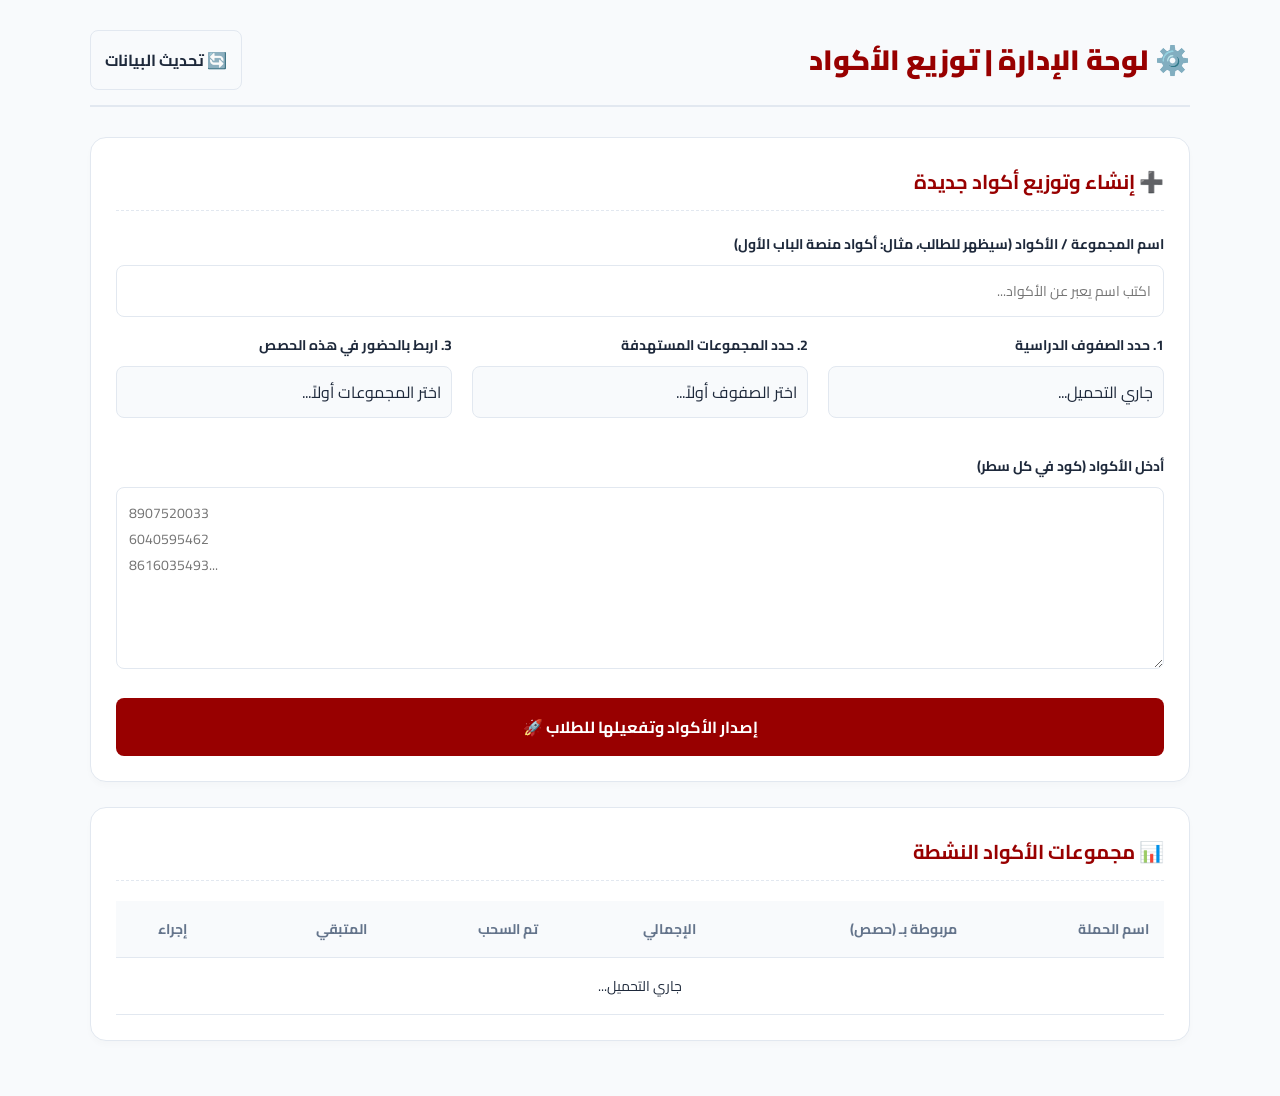
<file: admin-codes.html>
<!DOCTYPE html>
<html lang="ar" dir="rtl">
<head>
    <meta charset="UTF-8">
    <meta name="viewport" content="width=device-width, initial-scale=1.0">
    <title>إدارة أكواد الحصص | هيستوريا</title>
    <link href="https://fonts.googleapis.com/css2?family=Cairo:wght@400;600;700;900&display=swap" rel="stylesheet">
    <style>
        :root {
            --primary: #980000;
            --bg-color: #f8fafc;
            --card-bg: #ffffff;
            --text-main: #1e293b;
            --text-muted: #64748b;
            --border: #e2e8f0;
            --success: #10b981;
            --danger: #ef4444;
            --warning: #f59e0b;
        }
        body { font-family: 'Cairo', sans-serif; background-color: var(--bg-color); color: var(--text-main); margin: 0; padding: 30px; }
        .container { max-width: 1100px; margin: 0 auto; }
        .header { display: flex; justify-content: space-between; align-items: center; margin-bottom: 30px; border-bottom: 2px solid var(--border); padding-bottom: 15px; }
        .header h1 { color: var(--primary); margin: 0; font-size: 28px; font-weight: 900; }
        
        .card { background: var(--card-bg); padding: 25px; border-radius: 16px; border: 1px solid var(--border); box-shadow: 0 4px 6px rgba(0,0,0,0.02); margin-bottom: 25px; transition: 0.3s; }
        .card-title { color: var(--primary); margin-top: 0; margin-bottom: 20px; font-size: 20px; border-bottom: 1px dashed var(--border); padding-bottom: 10px; }
        
        .grid-3 { display: grid; grid-template-columns: repeat(auto-fit, minmax(300px, 1fr)); gap: 20px; }
        
        .input-group { margin-bottom: 15px; }
        .input-group label { display: block; font-weight: bold; margin-bottom: 8px; font-size: 14px; }
        .custom-input { width: 100%; padding: 12px; border-radius: 8px; border: 1px solid var(--border); font-family: 'Cairo'; font-size: 14px; outline: none; box-sizing: border-box; }
        .custom-input:focus { border-color: var(--primary); }
        
        .checkbox-list { background: var(--bg-color); border: 1px solid var(--border); border-radius: 8px; padding: 10px; max-height: 180px; overflow-y: auto; display: flex; flex-direction: column; gap: 8px; }
        .checkbox-item { display: flex; align-items: center; gap: 8px; cursor: pointer; font-size: 14px; font-weight: 600; padding: 5px; border-radius: 5px; transition: 0.2s; }
        .checkbox-item:hover { background: #fee2e2; }
        .checkbox-item input { accent-color: var(--primary); width: 16px; height: 16px; cursor: pointer; }

        .btn { background: var(--primary); color: white; border: none; padding: 14px; border-radius: 8px; font-size: 16px; font-weight: bold; cursor: pointer; transition: 0.3s; font-family: 'Cairo'; }
        .btn:hover { opacity: 0.9; transform: translateY(-2px); box-shadow: 0 4px 10px rgba(152, 0, 0, 0.2); }
        .btn:disabled { opacity: 0.5; cursor: not-allowed; }

        table { width: 100%; border-collapse: collapse; text-align: right; font-size: 14px; }
        th, td { padding: 15px; border-bottom: 1px solid var(--border); }
        th { background: var(--bg-color); color: var(--text-muted); }
        tr:hover td { background: #f1f5f9; }
        .badge { padding: 5px 10px; border-radius: 20px; font-size: 12px; font-weight: bold; display: inline-block; }
    </style>
</head>
<body>

<div class="container">
    <div class="header">
        <h1>⚙️ لوحة الإدارة | توزيع الأكواد</h1>
        <button class="btn" style="width: auto; background: var(--bg-color); color: var(--text-main); border: 1px solid var(--border); box-shadow: none;" onclick="loadSystemData()">🔄 تحديث البيانات</button>
    </div>

    <!-- كارت إنشاء أو تعديل حملة أكواد -->
    <div class="card" id="formCard">
        <h3 class="card-title" id="formTitle">➕ إنشاء وتوزيع أكواد جديدة</h3>
        
        <input type="hidden" id="editCampId"> <!-- حقل مخفي عشان نعرف إحنا بنعدل ولا بنعمل جديد -->

        <div class="input-group">
            <label>اسم المجموعة / الأكواد (سيظهر للطالب، مثال: أكواد منصة الباب الأول)</label>
            <input type="text" id="campName" class="custom-input" placeholder="اكتب اسم يعبر عن الأكواد...">
        </div>

        <div class="grid-3">
            <!-- 1. اختيار الصفوف -->
            <div class="input-group">
                <label>1. حدد الصفوف الدراسية</label>
                <div class="checkbox-list" id="levels-list">جاري التحميل...</div>
            </div>
            
            <!-- 2. اختيار المجموعات -->
            <div class="input-group">
                <label>2. حدد المجموعات المستهدفة</label>
                <div class="checkbox-list" id="groups-list">اختر الصفوف أولاً...</div>
            </div>

            <!-- 3. اختيار الحصص -->
            <div class="input-group">
                <label>3. اربط بالحضور في هذه الحصص</label>
                <div class="checkbox-list" id="sessions-list">اختر المجموعات أولاً...</div>
            </div>
        </div>

        <div class="input-group" style="margin-top: 20px;">
            <label id="codesLabel">أدخل الأكواد (كود في كل سطر)</label>
            <textarea id="campCodes" class="custom-input" rows="6" placeholder="8907520033&#10;6040595462&#10;8616035493..." style="direction: ltr; text-align: left;"></textarea>
            <small id="codesNote" style="color: var(--success); font-weight: bold; display: none; margin-top: 5px;">* في حالة التعديل: الأكواد التي ستضعها هنا سيتم إضافتها للأكواد القديمة ولن تحذفها.</small>
        </div>

        <div style="display: flex; gap: 15px; margin-top: 20px;">
            <button class="btn" id="saveBtn" style="flex: 3;" onclick="saveCampaign()">إصدار الأكواد وتفعيلها للطلاب 🚀</button>
            <button class="btn" id="cancelBtn" style="flex: 1; background: var(--text-muted); display: none;" onclick="cancelEdit()">إلغاء التعديل ❌</button>
        </div>
    </div>

    <!-- كارت عرض الأكواد النشطة -->
    <div class="card">
        <h3 class="card-title">📊 مجموعات الأكواد النشطة</h3>
        <div style="overflow-x: auto;">
            <table>
                <thead>
                    <tr>
                        <th>اسم الحملة</th>
                        <th>مربوطة بـ (حصص)</th>
                        <th>الإجمالي</th>
                        <th>تم السحب</th>
                        <th>المتبقي</th>
                        <th style="text-align: center;">إجراء</th>
                    </tr>
                </thead>
                <tbody id="campaigns-tbody">
                    <tr><td colspan="6" style="text-align: center;">جاري التحميل...</td></tr>
                </tbody>
            </table>
        </div>
    </div>
</div>

<script>
    const DB_URL = "https://el-senior-system-default-rtdb.europe-west1.firebasedatabase.app/Historia_System_Master";
    let dbGroups = [];
    let dbSessions = [];
    let globalCampaigns = {}; 

    // 🔥 المتغيرات دي هي الذاكرة الذكية اللي هتفتكر اختياراتك طول ما انت شغال
    window.memGroups = [];
    window.memSessions = [];

    // 1. جلب بيانات السيستم الأساسية
    async function loadSystemData() {
        try {
            let [grpRes, sessRes] = await Promise.all([
                fetch(`${DB_URL}/data/groups.json`),
                fetch(`${DB_URL}/data/classSessions.json`)
            ]);
            
            let gData = await grpRes.json() || [];
            let sData = await sessRes.json() || [];

            dbGroups = Array.isArray(gData) ? gData : Object.values(gData).filter(g => g !== null);
            dbSessions = Array.isArray(sData) ? sData : Object.values(sData).filter(s => s !== null);

            renderLevels();
            loadCampaigns();
        } catch (e) { alert("خطأ في الاتصال بالإنترنت!"); }
    }

    // 2. رسم الصفوف الدراسية
    function renderLevels() {
        let levels = [...new Set(dbGroups.map(g => g.level))];
        let html = "";
        levels.forEach(lvl => {
            html += `<label class="checkbox-item"><input type="checkbox" value="${lvl}" onchange="renderGroups()"> ${lvl}</label>`;
        });
        document.getElementById("levels-list").innerHTML = html || "لا توجد صفوف مسجلة";
        renderGroups();
    }

    // 🔥 دوال تحديث الذاكرة الذكية
    window.updateMemGroups = function(cb) {
        if(cb.checked) {
            if(!window.memGroups.includes(cb.value)) window.memGroups.push(cb.value);
        } else {
            window.memGroups = window.memGroups.filter(val => val !== cb.value);
        }
        renderSessions();
    }

    window.updateMemSessions = function(cb) {
        if(cb.checked) {
            if(!window.memSessions.includes(cb.value)) window.memSessions.push(cb.value);
        } else {
            window.memSessions = window.memSessions.filter(val => val !== cb.value);
        }
    }

    // 3. رسم المجموعات بناءً على الصفوف المختارة والذاكرة
    function renderGroups() {
        let selectedLevels = Array.from(document.querySelectorAll('#levels-list input:checked')).map(cb => cb.value);
        let groupsContainer = document.getElementById("groups-list");
        
        if (selectedLevels.length === 0) {
            groupsContainer.innerHTML = "<span style='color:var(--text-muted); font-size:12px;'>اختر الصفوف أولاً...</span>";
            renderSessions();
            return;
        }

        let filteredGroups = dbGroups.filter(g => selectedLevels.includes(g.level));
        let html = "";
        filteredGroups.forEach(g => {
            // بنسأل الذاكرة: هل المجموعة دي متعلم عليها ولا لأ؟
            let isChecked = window.memGroups.includes(g.name) ? "checked" : "";
            html += `<label class="checkbox-item"><input type="checkbox" value="${g.name}" ${isChecked} onchange="updateMemGroups(this)"> ${g.name}</label>`;
        });
        groupsContainer.innerHTML = html;
        renderSessions();
    }

    // 4. رسم الحصص بناءً على المجموعات والذاكرة
    function renderSessions() {
        let selectedGroups = window.memGroups; 
        let sessionsContainer = document.getElementById("sessions-list");

        if (selectedGroups.length === 0) {
            sessionsContainer.innerHTML = "<span style='color:var(--text-muted); font-size:12px;'>اختر المجموعات أولاً...</span>";
            return;
        }

        let filteredSessions = dbSessions.filter(s => selectedGroups.includes(s.group)).reverse();
        let html = "";
        filteredSessions.forEach(s => {
            // بنسأل الذاكرة: هل الحصة دي متعلم عليها ولا لأ؟
            let isChecked = window.memSessions.includes(s.id) ? "checked" : "";
            html += `<label class="checkbox-item"><input type="checkbox" value="${s.id}" ${isChecked} onchange="updateMemSessions(this)"> ${s.date} - ${s.topic || 'حصة'} (${s.group})</label>`;
        });
        sessionsContainer.innerHTML = html || "لا توجد حصص مسجلة لهذه المجموعات";
    }

    // 5. فتح حملة للتعديل
    function editCampaign(id) {
        let camp = globalCampaigns[id];
        if(!camp) return;

        document.getElementById("editCampId").value = id;
        document.getElementById("campName").value = camp.name;
        
        document.getElementById("formTitle").innerHTML = "⚙️ تعديل بيانات الأكواد وإضافة المزيد";
        document.getElementById("formCard").style.borderColor = "var(--warning)";
        document.getElementById("saveBtn").innerText = "حفظ التعديلات 💾";
        document.getElementById("saveBtn").style.background = "var(--warning)";
        document.getElementById("cancelBtn").style.display = "block";
        document.getElementById("campCodes").value = ""; 
        document.getElementById("codesLabel").innerText = "➕ إضافة أكواد جديدة (اختياري)";
        document.getElementById("codesNote").style.display = "block";

        let linkedSessIds = camp.linkedSessions || [];
        let targetGroups = [];
        let targetLevels = [];
        
        linkedSessIds.forEach(sessId => {
            let sessionObj = dbSessions.find(s => String(s.id) === String(sessId));
            if (sessionObj) {
                targetGroups.push(sessionObj.group);
                let groupObj = dbGroups.find(g => g.name === sessionObj.group);
                if (groupObj) targetLevels.push(groupObj.level);
            }
        });

        targetGroups = [...new Set(targetGroups)];
        targetLevels = [...new Set(targetLevels)];

        // 🔥 شحن الذاكرة الذكية بالداتا القديمة بتاعت الحملة عشان تتعلم عليها أوتوماتيك
        window.memGroups = [...targetGroups];
        window.memSessions = [...linkedSessIds];

        // نعلم على الصفوف
        document.querySelectorAll('#levels-list input[type="checkbox"]').forEach(cb => { 
            cb.checked = targetLevels.includes(cb.value); 
        });
        
        // رسم القوائم (لوحدها هتقرأ من الذاكرة وتعلم على الصح)
        renderGroups();

        window.scrollTo({ top: 0, behavior: 'smooth' });
    }

    // 6. إلغاء التعديل
    function cancelEdit() {
        document.getElementById("editCampId").value = "";
        document.getElementById("campName").value = "";
        document.getElementById("campCodes").value = "";
        
        document.getElementById("formTitle").innerHTML = "➕ إنشاء وتوزيع أكواد جديدة";
        document.getElementById("formCard").style.borderColor = "var(--border)";
        document.getElementById("saveBtn").innerText = "إصدار الأكواد وتفعيلها للطلاب 🚀";
        document.getElementById("saveBtn").style.background = "var(--primary)";
        document.getElementById("cancelBtn").style.display = "none";
        document.getElementById("codesLabel").innerText = "أدخل الأكواد (كود في كل سطر)";
        document.getElementById("codesNote").style.display = "none";

        // 🔥 تفريغ الذاكرة الذكية
        window.memGroups = [];
        window.memSessions = [];

        document.querySelectorAll('input[type="checkbox"]').forEach(cb => cb.checked = false);
        renderGroups();
    }

    // 7. حفظ حملة الأكواد (جديدة أو تعديل)
    async function saveCampaign() {
        let editId = document.getElementById("editCampId").value; 
        let name = document.getElementById("campName").value.trim();
        // 💡 السحب من الذاكرة بدل من مربعات الشاشة عشان مفيش حاجة تضيع
        let selectedSessions = window.memSessions; 
        let rawCodes = document.getElementById("campCodes").value.trim();

        if (!name || selectedSessions.length === 0) {
            return alert("يرجى ملء الاسم، واختيار حصة واحدة على الأقل!");
        }

        if (!editId && !rawCodes) {
            return alert("يرجى وضع الأكواد!");
        }

        let newCodesObj = {};
        if (rawCodes) {
            let codesArray = rawCodes.split('\n').map(c => c.trim()).filter(c => c !== "");
            codesArray.forEach(c => { newCodesObj[c] = { status: 'unused', usedBy: '' }; });
        }

        let btn = document.getElementById("saveBtn");
        let originalText = btn.innerText;
        btn.innerText = "جاري الرفع... ⏳"; btn.disabled = true;

        try {
            if (editId) {
                let oldCamp = globalCampaigns[editId];
                let mergedCodes = { ...(oldCamp.codes || {}), ...newCodesObj };

                await fetch(`${DB_URL}/code_campaigns/${editId}.json`, {
                    method: 'PATCH',
                    headers: { 'Content-Type': 'application/json' },
                    body: JSON.stringify({
                        name: name,
                        linkedSessions: selectedSessions,
                        codes: mergedCodes
                    })
                });
                alert("تم تحديث بيانات الحملة وإضافة الأكواد الجديدة بنجاح! ✅");
                cancelEdit(); 
            } else {
                let campaignId = "camp_" + Date.now();
                let newCampaign = {
                    id: campaignId,
                    name: name,
                    linkedSessions: selectedSessions,
                    codes: newCodesObj,
                    createdAt: new Date().toLocaleDateString('ar-EG')
                };
                await fetch(`${DB_URL}/code_campaigns/${campaignId}.json`, {
                    method: 'PUT', headers: { 'Content-Type': 'application/json' }, body: JSON.stringify(newCampaign)
                });
                alert("تم حفظ الأكواد وإتاحتها للطلاب بنجاح! ✅");
                cancelEdit(); 
            }

            loadCampaigns(); 
        } catch (e) { alert("خطأ في الاتصال بالإنترنت."); }
        
        btn.innerText = originalText; btn.disabled = false;
    }

    // 8. عرض الحملات المحفوظة
    async function loadCampaigns() {
        try {
            let res = await fetch(`${DB_URL}/code_campaigns.json`);
            let data = await res.json() || {};
            globalCampaigns = data; 
            
            let tbody = document.getElementById("campaigns-tbody");
            tbody.innerHTML = "";
            let keys = Object.keys(data).reverse();

            if (keys.length === 0) {
                tbody.innerHTML = `<tr><td colspan="6" style="text-align: center;">لا توجد أكواد نشطة.</td></tr>`;
                return;
            }

            keys.forEach(k => {
                let camp = data[k];
                let codesList = Object.values(camp.codes || {});
                let total = codesList.length;
                let used = codesList.filter(c => c.status === 'used').length;
                let unused = total - used;
                let linkedCount = (camp.linkedSessions || []).length;

                tbody.innerHTML += `
                    <tr>
                        <td><strong style="color: var(--primary);">${camp.name}</strong><br><span style="font-size:11px; color:var(--text-muted);">${camp.createdAt}</span></td>
                        <td><span class="badge" style="background:#f1f5f9; color:var(--text-muted);">مربوط بـ ${linkedCount} حصص</span></td>
                        <td style="font-weight: bold;">${total}</td>
                        <td style="color: var(--danger); font-weight: bold;">${used}</td>
                        <td style="color: var(--success); font-weight: bold;">${unused}</td>
                        <td style="text-align: center;">
                            <div style="display: flex; gap: 5px; justify-content: center;">
                                <button onclick="editCampaign('${k}')" style="background: var(--warning); color: white; border: none; padding: 6px 12px; border-radius: 6px; cursor: pointer; font-weight:bold;">تعديل ⚙️</button>
                                <button onclick="deleteCampaign('${k}')" style="background: var(--danger); color: white; border: none; padding: 6px 12px; border-radius: 6px; cursor: pointer; font-weight:bold;">حذف 🗑️</button>
                            </div>
                        </td>
                    </tr>
                `;
            });
        } catch (e) {}
    }

    async function deleteCampaign(id) {
        if(!confirm("هل أنت متأكد من حذف هذه الأكواد نهائياً؟ (هذا سيؤدي لإلغاء تفعيل الفيديوهات للطلاب الذين استخدموها!)")) return;
        await fetch(`${DB_URL}/code_campaigns/${id}.json`, { method: 'DELETE' });
        loadCampaigns();
    }

    window.onload = loadSystemData;
</script>
</body>
</html>
</file>
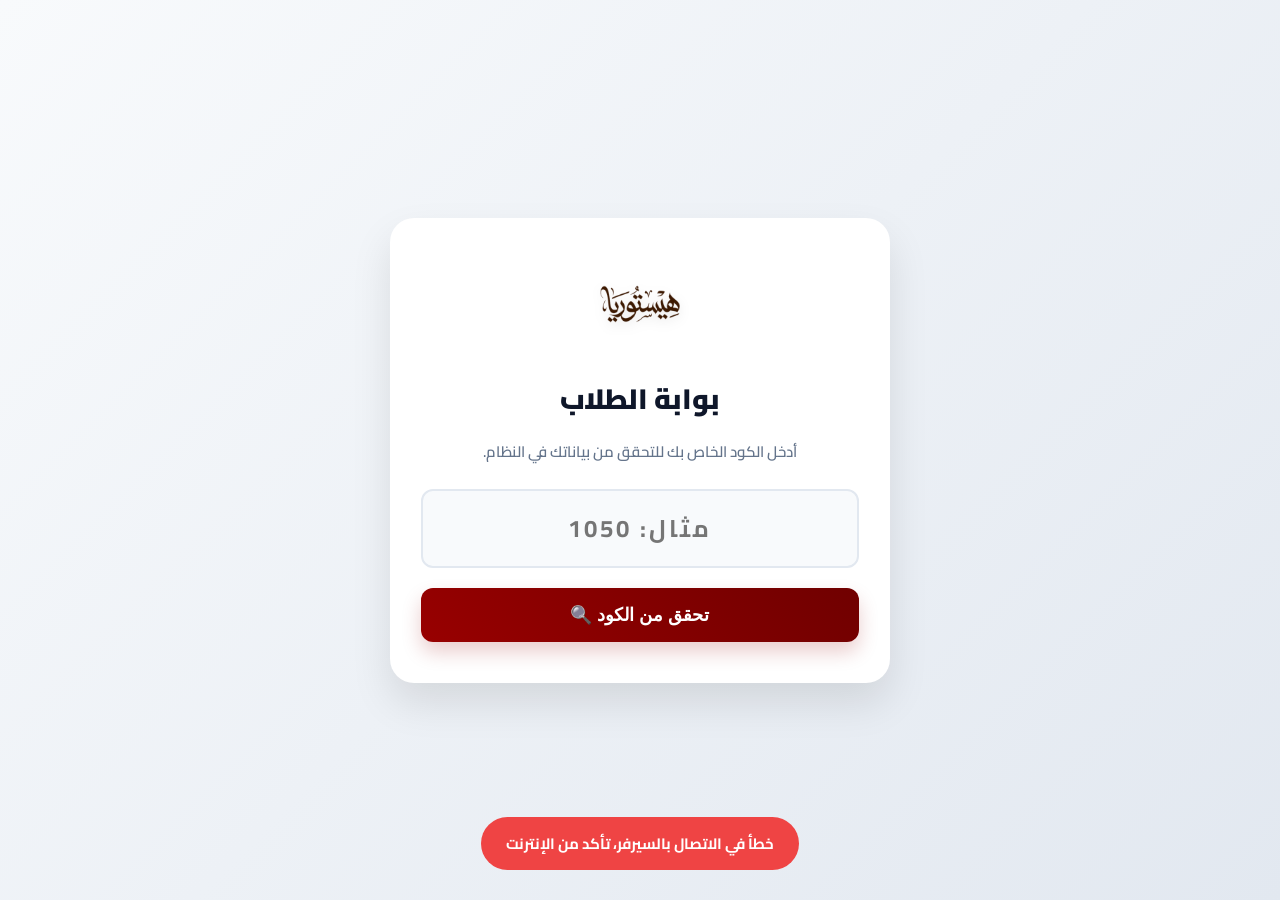
<file: check.html>
<!DOCTYPE html>
<html lang="ar" dir="rtl">
<head>
    <meta charset="UTF-8">
    <meta name="viewport" content="width=device-width, initial-scale=1.0">
    <title>فحص وتسجيل الطلاب | هيستوريا</title>
    <link href="https://fonts.googleapis.com/css2?family=Cairo:wght@400;600;700;900&display=swap" rel="stylesheet">
    <style>
        :root {
            --primary: #980000;
            --primary-hover: #700000;
            --secondary: #0f172a;
            --bg-color: #f8fafc;
            --card-bg: #ffffff;
            --text-main: #1e293b;
            --text-muted: #64748b;
            --border: #e2e8f0;
            --success: #10b981;
            --danger: #ef4444;
            --warning: #f59e0b;
        }

        body {
            font-family: 'Cairo', sans-serif;
            background: linear-gradient(135deg, var(--bg-color) 0%, #e2e8f0 100%);
            margin: 0;
            min-height: 100vh;
            display: flex;
            align-items: center;
            justify-content: center;
            color: var(--text-main);
        }

        .container {
            width: 100%;
            max-width: 500px;
            padding: 20px;
        }

        .card {
            background: var(--card-bg);
            padding: 40px 30px;
            border-radius: 24px;
            box-shadow: 0 20px 40px rgba(0,0,0,0.1);
            border: 1px solid rgba(255,255,255,0.5);
            text-align: center;
            animation: fadeIn 0.5s ease-out;
            position: relative;
            overflow: hidden;
        }

        .logo {
            width: 90px;
            height: auto;
            margin-bottom: 15px;
            filter: drop-shadow(0 4px 6px rgba(0,0,0,0.1));
        }

        h2 { color: var(--secondary); margin: 0 0 10px 0; font-size: 28px; font-weight: 900; }
        p { color: var(--text-muted); font-size: 15px; font-weight: 600; margin-bottom: 25px; line-height: 1.6; }

        .input-group { margin-bottom: 20px; text-align: right; }
        .input-group label { display: block; margin-bottom: 8px; font-weight: 800; color: var(--secondary); font-size: 14px; }
        .custom-input {
            width: 100%; padding: 15px 20px; border: 2px solid var(--border);
            border-radius: 12px; font-size: 16px; font-family: 'Cairo', sans-serif;
            transition: all 0.3s ease; background: #f8fafc; color: var(--text-main); font-weight: 700;
            box-sizing: border-box;
        }
        .custom-input:focus { border-color: var(--primary); outline: none; background: white; box-shadow: 0 0 0 4px rgba(152, 0, 0, 0.1); }

        .btn {
            width: 100%; background: linear-gradient(45deg, var(--primary), var(--primary-hover));
            color: white; border: none; padding: 16px; border-radius: 12px;
            font-size: 18px; font-weight: 900; cursor: pointer; transition: all 0.3s ease;
            box-shadow: 0 10px 20px rgba(152,0,0,0.2);
        }
        .btn:hover { transform: translateY(-3px); box-shadow: 0 15px 30px rgba(152,0,0,0.3); }
        .btn:disabled { opacity: 0.7; cursor: not-allowed; transform: none; }

        .btn-success { background: linear-gradient(45deg, var(--success), #059669); box-shadow: 0 10px 20px rgba(16,185,129,0.2); }
        .btn-success:hover { box-shadow: 0 15px 30px rgba(16,185,129,0.3); }

        .btn-outline { background: transparent; color: var(--text-muted); border: 2px solid var(--border); box-shadow: none; margin-top: 10px; }
        .btn-outline:hover { background: #f1f5f9; color: var(--secondary); border-color: #cbd5e1; }

        /* الشاشات */
        #step-result, #step-register { display: none; }

        /* كارت بيانات الطالب الموجود */
        .student-badge {
            background: #f0fdf4; border: 2px dashed var(--success); padding: 20px;
            border-radius: 16px; text-align: center; margin-bottom: 25px;
        }

        /* رسالة التنبيه */
        #toast {
            position: fixed; bottom: -100px; left: 50%; transform: translateX(-50%);
            background: var(--secondary); color: white; padding: 12px 25px;
            border-radius: 50px; font-weight: bold; font-size: 15px;
            transition: 0.3s cubic-bezier(0.175, 0.885, 0.32, 1.275); z-index: 1000;
        }

        @keyframes fadeIn { from { opacity: 0; transform: translateY(20px); } to { opacity: 1; transform: translateY(0); } }
    </style>
</head>
<body>

    <div id="toast">رسالة التنبيه</div>

    <div class="container">
        <!-- 1. شاشة البحث بالكود -->
        <div class="card" id="step-search">
            <img src="logo.png" alt="Logo" class="logo">
            <h2>بوابة الطلاب</h2>
            <p>أدخل الكود الخاص بك للتحقق من بياناتك في النظام.</p>
            
            <div class="input-group">
                <input type="text" id="searchCode" class="custom-input" placeholder="مثال: 1050" style="text-align: center; font-size: 24px; letter-spacing: 3px;">
            </div>
            
            <button class="btn" id="checkBtn" onclick="checkStudentCode()">تحقق من الكود 🔍</button>
            <div id="loadingText" style="display:none; color: var(--primary); font-weight: bold; margin-top: 15px;">جاري الاتصال بالسيرفر... ⏳</div>
        </div>

        <!-- 2. شاشة النتيجة (لو الطالب موجود) -->
        <div class="card" id="step-result">
            <div style="font-size: 60px; margin-bottom: 10px;">🎉</div>
            <h2 style="color: var(--success);">الطالب مسجل بنجاح</h2>
            <p>بياناتك مسجلة ومفعلة على منصة هيستوريا.</p>
            
            <div class="student-badge">
                <h3 id="resName" style="color: var(--secondary); margin: 0 0 10px 0; font-size: 22px;">اسم الطالب</h3>
                <div style="font-size: 15px; font-weight: bold; color: var(--text-muted); display: flex; flex-direction: column; gap: 8px;">
                    <span id="resLevel">الصف: </span>
                    <span id="resGroup">المجموعة: </span>
                </div>
            </div>

            <button class="btn btn-success" onclick="resetToSearch()">تم، فحص طالب آخر 🔄</button>
        </div>

        <!-- 3. شاشة التسجيل (لو الطالب مش موجود) -->
        <div class="card" id="step-register">
            <div style="font-size: 50px; margin-bottom: 10px;">⚠️</div>
            <h2 style="color: var(--danger);">الكود غير مسجل!</h2>
            <p style="color: var(--text-main); font-weight: 800;">يبدو أنك طالب جديد، يرجى إدخال بياناتك لطلب الانضمام للمجموعة.</p>
            
            <form id="registerForm" onsubmit="submitJoinRequest(event)">
                <div class="input-group">
                    <label>الاسم رباعي</label>
                    <input type="text" id="regName" required class="custom-input" placeholder="اكتب اسمك بالكامل">
                </div>
                
                <div style="display: flex; gap: 10px;">
                    <div class="input-group" style="flex: 1;">
                        <label>رقم الطالب</label>
                        <input type="text" id="regPhone" required class="custom-input" placeholder="01...">
                    </div>
                    <div class="input-group" style="flex: 1;">
                        <label>رقم ولي الأمر</label>
                        <input type="text" id="regParentPhone" required class="custom-input" placeholder="01...">
                    </div>
                </div>

                <div class="input-group">
                    <label>الصف الدراسي</label>
                    <select id="regLevel" required class="custom-input" onchange="filterGroups()">
                        <option value="">اختر الصف...</option>
                        <option value="الصف الأول الثانوي">الصف الأول الثانوي</option>
                        <option value="الصف الثاني الثانوي">الصف الثاني الثانوي</option>
                        <option value="الصف الثالث الثانوي">الصف الثالث الثانوي</option>
                    </select>
                </div>

                <div class="input-group">
                    <label>المجموعة المراد الانضمام لها</label>
                    <select id="regGroup" required class="custom-input">
                        <option value="">اختر الصف أولاً...</option>
                    </select>
                </div>

                <button type="submit" class="btn" id="submitBtn">إرسال طلب الانضمام 🚀</button>
                <button type="button" class="btn btn-outline" onclick="resetToSearch()">إلغاء والعودة</button>
            </form>
        </div>
    </div>

    <script>
        // ⚙️ إعدادات السيرفر
        const TEACHER_ID = "Historia_System_Master";
        let studentsList = [];
        let groupsList = [];

        // 1. تحميل الداتا من الفايربيز أول ما الصفحة تفتح
        async function loadSystemData() {
            try {
                let res = await fetch(`https://el-senior-system-default-rtdb.europe-west1.firebasedatabase.app/${TEACHER_ID}/data.json`);
                let data = await res.json() || {};
                
                // تظبيط المصفوفات
                studentsList = Array.isArray(data.students) ? data.students : Object.values(data.students || {}).filter(i => i !== null);
                groupsList = Array.isArray(data.groups) ? data.groups : Object.values(data.groups || {}).filter(i => i !== null);
                
                console.log("✅ Data Loaded:", studentsList.length, "Students");
            } catch (e) {
                showToast("خطأ في الاتصال بالسيرفر، تأكد من الإنترنت", "error");
            }
        }

        // تشغيل التحميل
        loadSystemData();

        // 2. دالة التحقق من الكود
        function checkStudentCode() {
            let code = document.getElementById("searchCode").value.trim();
            if(!code) return showToast("يرجى إدخال الكود أولاً!", "error");

            let btn = document.getElementById("checkBtn");
            let loader = document.getElementById("loadingText");
            
            btn.style.display = "none";
            loader.style.display = "block";

            setTimeout(() => {
                // البحث في الذاكرة
                let student = studentsList.find(s => String(s.code) === String(code));

                if (student) {
                    // الطالب موجود -> افتح كارت النجاح
                    document.getElementById("resName").innerText = student.name;
                    document.getElementById("resLevel").innerText = `الصف: ${student.level}`;
                    document.getElementById("resGroup").innerText = `المجموعة: ${student.group}`;
                    
                    switchView("step-result");
                } else {
                    // الطالب مش موجود -> افتح كارت التسجيل
                    switchView("step-register");
                }
                
                btn.style.display = "block";
                loader.style.display = "none";
            }, 800); // تأخير وهمي بسيط بيدي إحساس إن السيستم بيفحص
        }

        // 3. فلترة المجموعات حسب الصف (جوه شاشة التسجيل)
        function filterGroups() {
            let selectedLevel = document.getElementById("regLevel").value;
            let groupSelect = document.getElementById("regGroup");
            
            groupSelect.innerHTML = "<option value=''>اختر المجموعة...</option>";
            
            let matchedGroups = groupsList.filter(g => g.level === selectedLevel);
            matchedGroups.forEach(g => {
                groupSelect.innerHTML += `<option value="${g.name}">${g.name}</option>`;
            });

            if(matchedGroups.length === 0 && selectedLevel !== "") {
                groupSelect.innerHTML = "<option value=''>لا توجد مجموعات متاحة لهذا الصف</option>";
            }
        }

        // 4. إرسال طلب الانضمام للوحة المدرس (زي شاشة الأونلاين بالظبط)
        async function submitJoinRequest(e) {
            e.preventDefault();
            
            let btn = document.getElementById("submitBtn");
            let originalText = btn.innerText;
            btn.innerText = "جاري الإرسال... ⏳";
            btn.disabled = true;


            // 👈 السطر ده جديد: هنسحب الكود اللي الطالب كتبه في خانة البحث
    let searchedCode = document.getElementById("searchCode").value.trim();


            let requestData = {
                code: searchedCode, // 👈 السطر ده جديد: هنبعت الكود ده مع بيانات الطالب
                name: document.getElementById("regName").value.trim(),
                phone: document.getElementById("regPhone").value.trim(),
                parentPhone: document.getElementById("regParentPhone").value.trim(),
                level: document.getElementById("regLevel").value,
                groupPref: document.getElementById("regGroup").value, // المجموعة اللي اختارها
                centerName: "تسجيل من الكود", // عشان تعرف إنه جاي منين في لوحة الإدارة
                gender: "غير محدد",
                status: "pending",
                timestamp: new Date().toISOString()
            };

            try {
                // الرفع المباشر للفايربيز في مسار طلبات الانضمام اللي عند المدرس
                await fetch(`https://el-senior-system-default-rtdb.europe-west1.firebasedatabase.app/${TEACHER_ID}/join_requests/${Date.now()}.json`, {
                    method: 'PUT',
                    headers: { 'Content-Type': 'application/json' },
                    body: JSON.stringify(requestData)
                });

                showToast("تم إرسال طلبك للإدارة بنجاح! ✅");
                document.getElementById("registerForm").reset();
                setTimeout(() => resetToSearch(), 2000);

            } catch (error) {
                showToast("حدث خطأ أثناء الإرسال، حاول مجدداً!", "error");
            } finally {
                btn.innerText = originalText;
                btn.disabled = false;
            }
        }

        // --- دوال مساعدة للواجهة ---
        function switchView(viewId) {
            document.getElementById("step-search").style.display = "none";
            document.getElementById("step-result").style.display = "none";
            document.getElementById("step-register").style.display = "none";
            
            document.getElementById(viewId).style.display = "block";
        }

        function resetToSearch() {
            document.getElementById("searchCode").value = "";
            switchView("step-search");
            document.getElementById("searchCode").focus();
        }

        let toastTimeout;
        function showToast(msg, type = "success") {
            let toast = document.getElementById("toast");
            toast.innerText = msg;
            toast.style.background = type === "error" ? "var(--danger)" : "var(--success)";
            toast.style.bottom = "30px";
            
            clearTimeout(toastTimeout);
            toastTimeout = setTimeout(() => {
                toast.style.bottom = "-100px";
            }, 3000);
        }
    </script>
</body>
</html>
</file>
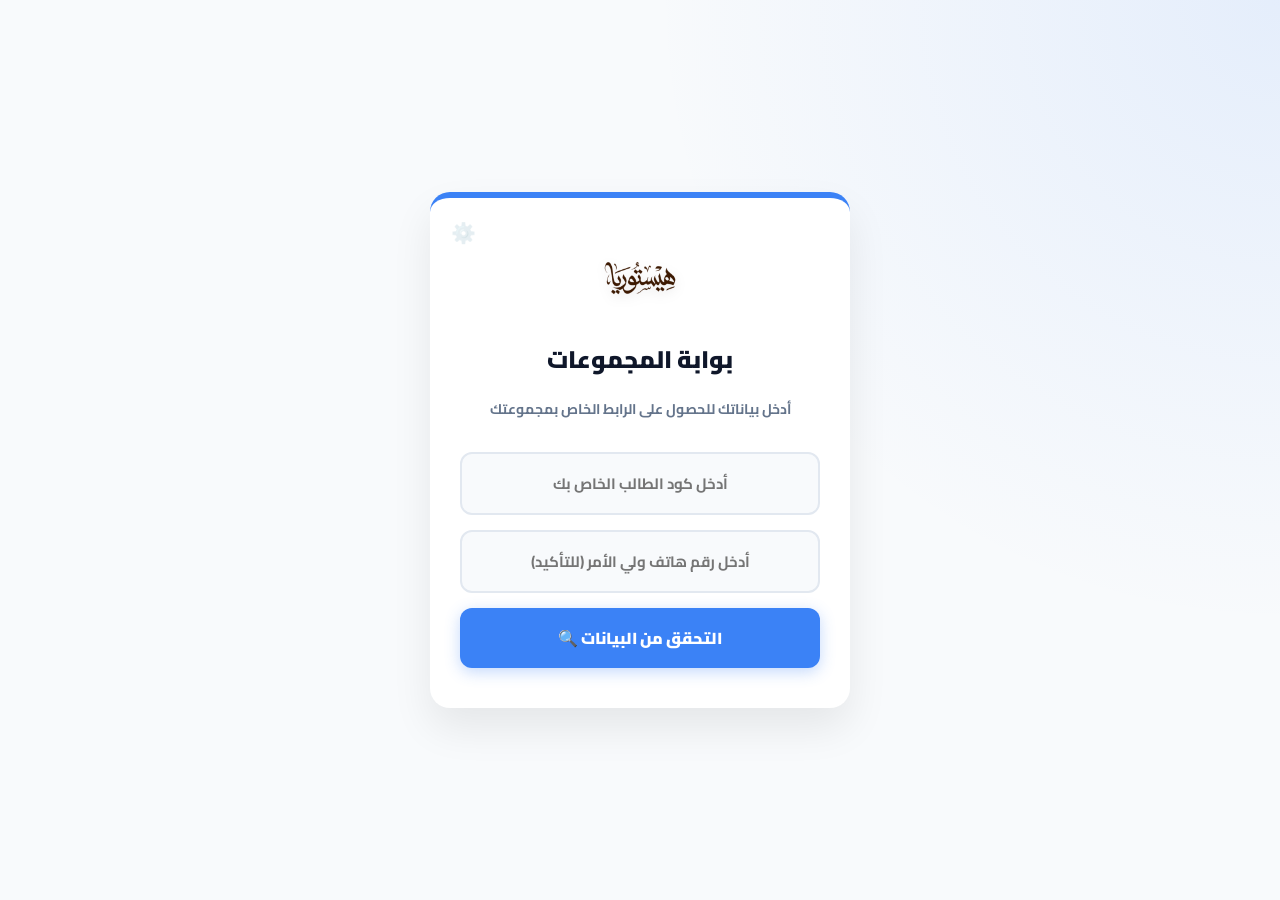
<file: join.html>
<!DOCTYPE html>
<html lang="ar" dir="rtl">
<head>
    <meta charset="UTF-8">
    <meta name="viewport" content="width=device-width, initial-scale=1.0">
    <title>بوابة الانضمام للمجموعات | هيستوريا</title>
    <link href="https://fonts.googleapis.com/css2?family=Cairo:wght@400;700;900&display=swap" rel="stylesheet">
    <style>
        :root {
            --primary-color: #3b82f6;
            --secondary-color: #0f172a;
            --bg-color: #f8fafc;
            --card-bg: #ffffff;
            --text-main: #1e293b;
            --text-muted: #64748b;
            --whatsapp: #25D366;
            --danger: #ef4444;
        }
        * { box-sizing: border-box; font-family: 'Cairo', sans-serif; }
        body { margin: 0; padding: 0; background: var(--bg-color); min-height: 100vh; display: flex; align-items: center; justify-content: center; background-image: radial-gradient(circle at top right, rgba(59, 130, 246, 0.1), transparent 40%); }
        
        /* كارت تسجيل الدخول للطالب */
        .login-card { background: var(--card-bg); width: 420px; max-width: 95%; padding: 40px 30px; border-radius: 20px; box-shadow: 0 20px 40px rgba(0,0,0,0.08); border-top: 6px solid var(--primary-color); text-align: center; position: relative; animation: slideUp 0.5s ease-out; }
        @keyframes slideUp { from { opacity: 0; transform: translateY(20px); } to { opacity: 1; transform: translateY(0); } }
        
        .logo-img { width: 80px; height: auto; margin-bottom: 10px; filter: drop-shadow(0 4px 6px rgba(0,0,0,0.1)); }
        .title { color: var(--secondary-color); font-weight: 900; font-size: 24px; margin: 0 0 5px 0; }
        .subtitle { color: var(--text-muted); font-size: 14px; margin-bottom: 30px; font-weight: bold; }
        
        .custom-input { width: 100%; padding: 15px; border: 2px solid #e2e8f0; border-radius: 12px; font-size: 15px; font-weight: bold; margin-bottom: 15px; background: #f8fafc; outline: none; transition: 0.3s; text-align: center; }
        .custom-input:focus { border-color: var(--primary-color); background: #ffffff; box-shadow: 0 0 0 4px rgba(59, 130, 246, 0.1); }
        
        .btn { width: 100%; padding: 15px; border: none; border-radius: 12px; font-size: 16px; font-weight: 900; cursor: pointer; transition: 0.3s; color: white; display: flex; justify-content: center; align-items: center; gap: 10px; }
        .btn-primary { background: var(--primary-color); box-shadow: 0 4px 15px rgba(59, 130, 246, 0.3); }
        .btn-primary:hover { transform: translateY(-2px); box-shadow: 0 8px 20px rgba(59, 130, 246, 0.4); }
        .btn-whatsapp { background: var(--whatsapp); box-shadow: 0 4px 15px rgba(37, 211, 102, 0.3); text-decoration: none; margin-top: 15px; }
        .btn-whatsapp:hover { transform: translateY(-2px); box-shadow: 0 8px 20px rgba(37, 211, 102, 0.4); }
        
        /* رسالة النتيجة */
        #result-box { display: none; background: rgba(16, 185, 129, 0.05); border: 2px dashed #10b981; padding: 20px; border-radius: 16px; margin-top: 20px; animation: slideUp 0.3s ease-out; }
        .st-name { color: var(--secondary-color); font-size: 18px; font-weight: 900; margin: 0 0 5px 0; }
        .st-group { color: var(--primary-color); font-size: 14px; font-weight: bold; margin: 0; background: rgba(59, 130, 246, 0.1); display: inline-block; padding: 4px 12px; border-radius: 20px; }

        /* زر الإدارة المخفي */
        .admin-btn { position: absolute; top: 15px; left: 15px; background: none; border: none; font-size: 20px; cursor: pointer; opacity: 0.2; transition: 0.3s; }
        .admin-btn:hover { opacity: 1; }

        /* نافذة الإدارة (Modal) */
        .modal { display: none; position: fixed; top: 0; left: 0; width: 100%; height: 100%; background: rgba(0,0,0,0.5); z-index: 1000; align-items: center; justify-content: center; backdrop-filter: blur(5px); }
        .modal-content { background: var(--card-bg); width: 500px; max-width: 95%; max-height: 90vh; overflow-y: auto; padding: 30px; border-radius: 20px; border-top: 5px solid #8b5cf6; box-shadow: 0 20px 50px rgba(0,0,0,0.2); position: relative; }
        .close-btn { position: absolute; top: 15px; left: 15px; font-size: 24px; cursor: pointer; color: var(--danger); font-weight: bold; }
        .group-row { display: flex; align-items: center; justify-content: space-between; gap: 10px; background: #f8fafc; padding: 10px 15px; border-radius: 10px; margin-bottom: 10px; border: 1px solid #e2e8f0; }
        .group-name { font-weight: bold; color: var(--secondary-color); width: 30%; }
        .group-link-input { flex: 1; padding: 8px 12px; border-radius: 8px; border: 1px solid #cbd5e1; outline: none; font-family: 'Courier New', Courier, monospace; text-align: left; direction: ltr; }
    </style>
</head>
<body>

    <!-- الكارت الخاص بالطالب -->
    <div class="login-card" id="studentCard">
        <button class="admin-btn" onclick="openAdminPanel()" title="إدارة الروابط">⚙️</button>
        <img src="logo.png" alt="Logo" class="logo-img" onerror="this.src='https://cdn-icons-png.flaticon.com/512/4762/4762311.png'"> <!-- شعار بديل لو اللوجو مش موجود -->
        <h2 class="title">بوابة المجموعات</h2>
        <p class="subtitle">أدخل بياناتك للحصول على الرابط الخاص بمجموعتك</p>

        <div id="input-section">
            <input type="text" id="studentCode" class="custom-input" placeholder="أدخل كود الطالب الخاص بك">
            <input type="text" id="parentPhone" class="custom-input" placeholder="أدخل رقم هاتف ولي الأمر (للتأكيد)">
            <button class="btn btn-primary" onclick="verifyStudent()">التحقق من البيانات 🔍</button>
            <p id="errorMsg" style="color: var(--danger); font-size: 13px; font-weight: bold; margin-top: 15px; display: none;">البيانات غير صحيحة أو غير مسجلة!</p>
        </div>

        <div id="result-box">
            <p style="font-size: 12px; color: #10b981; font-weight: bold; margin-bottom: 5px;">تم التحقق بنجاح ✅</p>
            <h3 class="st-name" id="resName">اسم الطالب</h3>
            <p class="st-group" id="resGroup">المجموعة</p>
            
            <div id="linkArea">
                <!-- الزرار هيترسم هنا بالجافاسكريبت -->
            </div>
            
            <button onclick="resetForm()" style="background: none; border: none; color: var(--text-muted); font-weight: bold; font-size: 12px; margin-top: 15px; cursor: pointer; text-decoration: underline;">🔙 العودة للبحث</button>
        </div>
    </div>

    <!-- نافذة تحكم الإدارة (لربط المجموعات باللينكات) -->
    <div id="adminModal" class="modal">
        <div class="modal-content">
            <span class="close-btn" onclick="document.getElementById('adminModal').style.display='none'">&times;</span>
            <h2 style="color: #8b5cf6; margin-top: 0;">⚙️ إدارة روابط المجموعات</h2>
            <p style="color: var(--text-muted); font-size: 13px; margin-bottom: 20px; font-weight: bold;">ضع رابط جروب الواتساب أو التليجرام أمام كل مجموعة.</p>
            
            <div id="adminGroupsList">
                <!-- المجموعات هتترسم هنا -->
            </div>
            
            <button class="btn btn-primary" style="background: #8b5cf6; margin-top: 20px;" onclick="saveGroupLinks()">💾 حفظ الروابط</button>
        </div>
    </div>

    <script>
        // 1. جلب البيانات الأساسية من الـ localStorage (المشتركة مع السيستم)
        let students = JSON.parse(localStorage.getItem("students")) || [];
        let groups = JSON.parse(localStorage.getItem("groups")) || [];
        // متغير جديد هنحفظ فيه الروابط (مثال: {"مجموعة السبت": "https://chat.whatsapp...", ...})
        let groupLinks = JSON.parse(localStorage.getItem("groupLinks")) || {};

        // 2. دالة تحقق الطالب
        function verifyStudent() {
            let code = document.getElementById("studentCode").value.trim();
            let pPhone = document.getElementById("parentPhone").value.trim();
            let errorMsg = document.getElementById("errorMsg");
            
            if(!code || !pPhone) {
                errorMsg.innerText = "يرجى ملء جميع الخانات!";
                errorMsg.style.display = "block";
                return;
            }

            // البحث عن الطالب المطابق
            let student = students.find(s => s.code == code && (s.parentPhone == pPhone || s.phone == pPhone));
            
            if (student) {
                errorMsg.style.display = "none";
                document.getElementById("input-section").style.display = "none";
                
                document.getElementById("resName").innerText = student.name;
                document.getElementById("resGroup").innerText = student.group;
                
                // البحث عن رابط المجموعة الخاصة به
                let link = groupLinks[student.group];
                let linkArea = document.getElementById("linkArea");
                
                if (link && link.trim() !== "") {
                    linkArea.innerHTML = `<a href="${link}" target="_blank" class="btn btn-whatsapp">💬 الانضمام لجروب المجموعة</a>`;
                } else {
                    linkArea.innerHTML = `<p style="color: var(--danger); font-weight: bold; font-size: 13px; margin-top: 15px; background: rgba(239,68,68,0.1); padding: 10px; border-radius: 8px;">عذراً، الإدارة لم تقم بإضافة رابط لهذه المجموعة بعد.</p>`;
                }
                
                document.getElementById("result-box").style.display = "block";
            } else {
                errorMsg.innerText = "تأكد من الكود ورقم الهاتف (يجب أن يكونا مطابقين لما تم تسجيله في السنتر)!";
                errorMsg.style.display = "block";
            }
        }

        function resetForm() {
            document.getElementById("studentCode").value = "";
            document.getElementById("parentPhone").value = "";
            document.getElementById("result-box").style.display = "none";
            document.getElementById("input-section").style.display = "block";
        }

        // ==========================================
        // أدوات لوحة الإدارة
        // ==========================================
        function openAdminPanel() {
            // طلب الرقم السري للإدارة للتحقق
            const currentAdminPin = localStorage.getItem("adminPin") || "1234";
            let pin = prompt("🔒 هذه المنطقة مخصصة للإدارة.\nيرجى إدخال الرقم السري (PIN):");
            
            if (pin === currentAdminPin) {
                renderAdminGroups();
                document.getElementById("adminModal").style.display = "flex";
            } else if (pin !== null) {
                alert("الرقم السري غير صحيح!");
            }
        }

        function renderAdminGroups() {
            let container = document.getElementById("adminGroupsList");
            if (groups.length === 0) {
                container.innerHTML = "<p style='text-align:center; color:gray; font-weight:bold;'>لا توجد مجموعات مسجلة في النظام بعد!</p>";
                return;
            }
            
            container.innerHTML = "";
            groups.forEach(g => {
                let currentLink = groupLinks[g.name] || "";
                container.innerHTML += `
                    <div class="group-row">
                        <span class="group-name">${g.name}</span>
                        <input type="url" class="group-link-input" id="link_${g.name}" value="${currentLink}" placeholder="https://chat.whatsapp.com/...">
                    </div>
                `;
            });
        }

        async function saveGroupLinks() {
            let btn = document.querySelector("#adminModal .btn-primary");
            btn.innerText = "جاري الحفظ... ⏳";
            
            // جمع الروابط من الخانات
            groups.forEach(g => {
                let inputVal = document.getElementById(`link_${g.name}`).value.trim();
                groupLinks[g.name] = inputVal;
            });

            // حفظ محلياً
            localStorage.setItem("groupLinks", JSON.stringify(groupLinks));

            // اختياري: رفع الروابط للفايربيز إذا أردت (ليكون متزامناً مع السيستم)
            let licenseKey = localStorage.getItem("licenseKey");
            if (licenseKey) {
                try {
                    await fetch(`https://el-senior-system-default-rtdb.europe-west1.firebasedatabase.app/${licenseKey}/data/groupLinks.json`, {
                        method: 'PUT',
                        headers: { 'Content-Type': 'application/json' },
                        body: JSON.stringify(groupLinks)
                    });
                } catch(e) { console.log("لم يتم الرفع السحابي، محفوظ محلياً فقط."); }
            }

            btn.innerText = "تم الحفظ بنجاح! ✅";
            setTimeout(() => {
                btn.innerText = "💾 حفظ الروابط";
                document.getElementById("adminModal").style.display = "none";
            }, 1500);
        }
    </script>
</body>
</html>
</file>
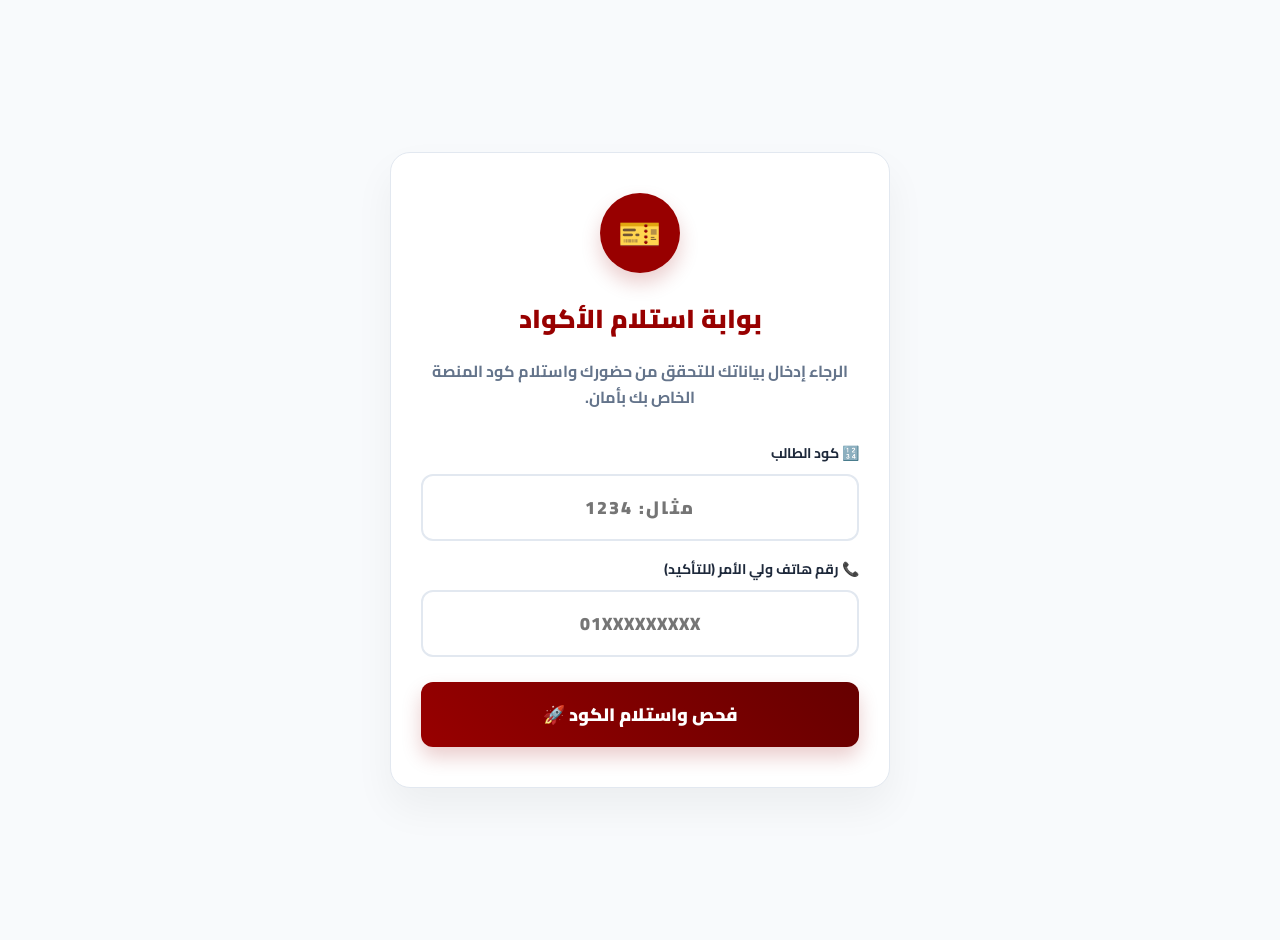
<file: student-codes.html>
<!DOCTYPE html>
<html lang="ar" dir="rtl">
<head>
    <meta charset="UTF-8">
    <meta name="viewport" content="width=device-width, initial-scale=1.0">
    <title>بوابة استلام الأكواد | هيستوريا</title>
    <link href="https://fonts.googleapis.com/css2?family=Cairo:wght@400;700;900&display=swap" rel="stylesheet">
    <style>
        :root {
            --primary: #980000;
            --bg-color: #f8fafc;
            --card-bg: #ffffff;
            --text-main: #1e293b;
            --text-muted: #64748b;
            --border: #e2e8f0;
            --success: #10b981;
            --danger: #ef4444;
        }
        body { font-family: 'Cairo', sans-serif; background-color: var(--bg-color); color: var(--text-main); margin: 0; padding: 20px; display: flex; justify-content: center; align-items: center; min-height: 100vh; }
        .container { width: 100%; max-width: 500px; }
        
        .card { background: var(--card-bg); padding: 40px 30px; border-radius: 20px; box-shadow: 0 20px 40px rgba(0,0,0,0.05); border: 1px solid var(--border); text-align: center; }
        .logo { width: 80px; height: 80px; background: var(--primary); color: white; border-radius: 50%; display: flex; align-items: center; justify-content: center; font-size: 35px; margin: 0 auto 20px auto; box-shadow: 0 10px 20px rgba(152,0,0,0.2); }
        
        h2 { color: var(--primary); font-weight: 900; margin-bottom: 10px; font-size: 26px; }
        p { color: var(--text-muted); font-weight: bold; margin-bottom: 30px; line-height: 1.6; }
        
        .input-group { margin-bottom: 15px; text-align: right; }
        .input-group label { display: block; font-weight: bold; margin-bottom: 8px; font-size: 14px; color: var(--text-main); }
        .custom-input { width: 100%; padding: 15px; border-radius: 12px; border: 2px solid var(--border); font-family: 'Cairo'; font-size: 18px; outline: none; transition: 0.3s; text-align: center; font-weight: 900; letter-spacing: 2px; box-sizing: border-box; }
        .custom-input:focus { border-color: var(--primary); box-shadow: 0 0 0 4px rgba(152,0,0,0.1); }
        
        .btn { width: 100%; background: linear-gradient(45deg, var(--primary), #660000); color: white; border: none; padding: 16px; border-radius: 12px; font-size: 18px; font-weight: 900; cursor: pointer; transition: 0.3s; font-family: 'Cairo'; box-shadow: 0 10px 20px rgba(152,0,0,0.2); margin-top: 10px; }
        .btn:hover { transform: translateY(-3px); box-shadow: 0 15px 25px rgba(152,0,0,0.3); }
        .btn:disabled { opacity: 0.6; cursor: not-allowed; transform: none; }

        .campaign-box { background: var(--bg-color); border: 2px dashed var(--primary); padding: 20px; border-radius: 16px; margin-top: 25px; text-align: right; display: none; animation: fadeIn 0.4s ease; }
        
        .code-display { font-size: 35px; font-weight: 900; letter-spacing: 5px; color: var(--success); text-align: center; margin-top: 15px; background: #d1fae5; padding: 20px; border-radius: 12px; border: 2px dashed var(--success); }
        .error-msg { background: #fee2e2; color: var(--danger); padding: 20px; border-radius: 12px; font-weight: bold; text-align: center; margin-top: 25px; border: 1px solid #fca5a5; display: none; line-height: 1.8; animation: fadeIn 0.4s ease; }
        
        @keyframes fadeIn { from { opacity: 0; transform: translateY(10px); } to { opacity: 1; transform: translateY(0); } }
    </style>
</head>
<body>

<div class="container">
    <div class="card">
        <div class="logo">🎫</div>
        <h2>بوابة استلام الأكواد</h2>
        <p>الرجاء إدخال بياناتك للتحقق من حضورك واستلام كود المنصة الخاص بك بأمان.</p>
        
        <div class="input-group">
            <label>🔢 كود الطالب</label>
            <input type="text" id="studentCode" class="custom-input" placeholder="مثال: 1234">
        </div>

        <div class="input-group">
            <label>📞 رقم هاتف ولي الأمر (للتأكيد)</label>
            <input type="text" id="parentPhone" class="custom-input" placeholder="01XXXXXXXXX" style="letter-spacing: 1px;">
        </div>

        <button class="btn" id="checkBtn" onclick="checkEligibility()">فحص واستلام الكود 🚀</button>

        <div id="error-box" class="error-msg"></div>

        <div id="campaign-box" class="campaign-box">
            <h4 style="margin: 0 0 10px 0; color: var(--text-main);" id="camp-title">اسم الحملة</h4>
            <div id="action-area"></div>
        </div>
    </div>
</div>

<script>
    const DB_URL = "https://el-senior-system-default-rtdb.europe-west1.firebasedatabase.app/Historia_System_Master";

    async function checkEligibility() {
        let stCode = document.getElementById("studentCode").value.trim();
        let pPhone = document.getElementById("parentPhone").value.trim();
        let btn = document.getElementById("checkBtn");
        let errorBox = document.getElementById("error-box");
        let campBox = document.getElementById("campaign-box");

        errorBox.style.display = 'none';
        campBox.style.display = 'none';

        if (!stCode || !pPhone) {
            errorBox.innerHTML = "يرجى كتابة كود الطالب ورقم هاتف ولي الأمر أولاً!";
            errorBox.style.display = 'block';
            return;
        }

        btn.innerText = "جاري التحقق... ⏳"; btn.disabled = true;

        try {
            // 🛡️ تدمير الكاش لضمان سحب أحدث بيانات لحظية
            let cacheBuster = `?t=${new Date().getTime()}`;
            let fetchOptions = { cache: 'no-store' };

            // 1. التحقق من هوية الطالب
            let stRes = await fetch(`${DB_URL}/data/students.json${cacheBuster}`, fetchOptions);
            let studentsData = await stRes.json() || [];
            let studentsArray = Array.isArray(studentsData) ? studentsData : Object.values(studentsData).filter(s => s !== null);

            let validStudent = studentsArray.find(s => String(s.code).trim() === stCode && String(s.parentPhone).trim() === pPhone);

            if (!validStudent) {
                errorBox.innerHTML = "❌ كود الطالب أو رقم هاتف ولي الأمر غير صحيح!<br><span style='font-size: 13px; color: var(--text-main);'>تأكد من البيانات وحاول مرة أخرى.</span>";
                errorBox.style.display = 'block';
                btn.innerText = "فحص واستلام الكود 🚀"; btn.disabled = false;
                return;
            }

            // 2. جلب الحملات المتاحة
            let campRes = await fetch(`${DB_URL}/code_campaigns.json${cacheBuster}`, fetchOptions);
            let activeCampaigns = await campRes.json() || {};
            let campKeys = Object.keys(activeCampaigns);

            if (campKeys.length === 0) {
                errorBox.innerHTML = `أهلاً بك يا <strong>${validStudent.name}</strong><br>لا توجد أكواد متاحة في الوقت الحالي.`;
                errorBox.style.display = 'block';
                btn.innerText = "فحص واستلام الكود 🚀"; btn.disabled = false;
                return;
            }

            // 3. جلب الحصص للتأكد من الحضور
            let sessRes = await fetch(`${DB_URL}/data/classSessions.json${cacheBuster}`, fetchOptions);
            let sData = await sessRes.json() || [];
            let dbSessions = Array.isArray(sData) ? sData : Object.values(sData).filter(s => s !== null);

            let foundAlreadyUsed = null;
            let eligibleCampaign = null;

            // 💡 4. البحث الذكي (بيلف على كل الحملات من الأحدث للأقدم)
            campKeys.reverse(); 

            for (let key of campKeys) {
                let camp = activeCampaigns[key];
                
                // هل الطالب ده سحب كود في الحملة دي قبل كده؟
                let myUsedCode = Object.keys(camp.codes || {}).find(codeKey => camp.codes[codeKey].usedBy === stCode);
                if (myUsedCode) {
                    foundAlreadyUsed = { id: key, camp: camp, code: myUsedCode };
                    break; // لقينا كوده، نوقف تدوير
                }

                // لو مسحبش، نفحص حضوره في الحصص المربوطة بالحملة دي تحديداً
                let linkedSessionsIds = camp.linkedSessions || [];
                let isEligibleForThis = false;

                for (let sessId of linkedSessionsIds) {
                    let session = dbSessions.find(s => String(s.id) === String(sessId));
                    if (session && session.attendance) {
                        
                        let validCode = String(validStudent.code).trim();
                        let validPhone = String(validStudent.phone || "").trim();
                        
                        // الفحص بكود الطالب أو تليفونه عشان نضمن إنه ميقعش
                        let stat = session.attendance[validCode];
                        if (!stat && validPhone !== "0" && validPhone !== "") {
                            stat = session.attendance[validPhone];
                        }

                        // لو حاضر أو متأخر أو متعوض
                        if (
                            stat === 'present' || 
                            stat === 'late' || 
                            stat === 'makeup' ||
                            (typeof stat === 'object' && (stat.status === 'present' || stat.status === 'late' || stat.status === 'makeup'))
                        ) {
                            isEligibleForThis = true;
                            break;
                        }
                    }
                }

                if (isEligibleForThis) {
                    eligibleCampaign = { id: key, camp: camp };
                    break; // الطالب ده مستحق للحملة دي! نوقف تدوير
                }
            }

            let actionArea = document.getElementById("action-area");

            // 5. اتخاذ القرار بناءً على البحث
            if (foundAlreadyUsed) {
                document.getElementById("camp-title").innerText = `🎁 ${foundAlreadyUsed.camp.name}`;
                actionArea.innerHTML = `
                    <p style="margin: 0 0 10px 0; color: var(--success); font-weight: bold; text-align: center;">أهلاً <strong>${validStudent.name}</strong><br>لقد قمت باستلام كودك مسبقاً:</p>
                    <div class="code-display" style="display: block;">${foundAlreadyUsed.code}</div>
                `;
                campBox.style.display = 'block';
            } else if (eligibleCampaign) {
                document.getElementById("camp-title").innerText = `🎁 ${eligibleCampaign.camp.name}`;
                actionArea.innerHTML = `
                    <p style="text-align:center; font-weight:bold; margin-top:0;">أهلاً بك يا بطل: <span style="color:var(--primary);">${validStudent.name}</span></p>
                    <button class="btn" style="padding: 10px; background: var(--success); box-shadow: 0 10px 20px rgba(16, 185, 129, 0.2);" onclick="claimMyCode('${eligibleCampaign.id}', '${stCode}')">اضغط هنا لاستلام الكود الآن</button>
                `;
                campBox.style.display = 'block';
            } else {
                errorBox.innerHTML = `
                    <span style="font-size: 40px; display: block; margin-bottom: 10px;">❌</span>
                    عفواً يا <strong>${validStudent.name}</strong>!<br>
                    يبدو أنك كنت <strong>(غائباً)</strong> في الحصص المطلوبة لاستلام الأكواد المتاحة حالياً.<br><br>
                    <span style="color: var(--text-main); font-size: 14px;">إذا كان هناك خطأ في التسجيل، يرجى التواصل مع الإدارة فوراً عبر الواتساب على الرقم:</span><br>
                    <strong style="font-size: 26px; color: var(--primary); display: inline-block; margin-top: 10px; background: white; padding: 5px 15px; border-radius: 10px;">01019664462</strong>
                `;
                errorBox.style.display = 'block';
            }

        } catch (e) {
            errorBox.innerHTML = "حدث خطأ في الاتصال بالسيرفر. تأكد من الإنترنت.";
            errorBox.style.display = 'block';
        }

        btn.innerText = "فحص واستلام الكود 🚀"; btn.disabled = false;
    }

    async function claimMyCode(campId, studentCode) {
        let actionArea = document.getElementById("action-area");
        actionArea.innerHTML = `<p style="text-align: center; color: var(--primary); font-weight: bold;">جاري توليد الكود... ⏳</p>`;

        try {
            let cacheBuster = `?t=${new Date().getTime()}`;
            let res = await fetch(`${DB_URL}/code_campaigns/${campId}.json${cacheBuster}`, { cache: 'no-store' });
            let camp = await res.json();
            
            let unusedCode = Object.keys(camp.codes).find(k => camp.codes[k].status === 'unused');

            if (!unusedCode) {
                actionArea.innerHTML = `<p style="color: var(--danger); text-align: center; font-weight: bold;">عفواً، لقد نفدت جميع الأكواد من السيرفر! تواصل مع المستر.</p>`;
                return;
            }

            await fetch(`${DB_URL}/code_campaigns/${campId}/codes/${unusedCode}.json`, {
                method: 'PATCH',
                headers: { 'Content-Type': 'application/json' },
                body: JSON.stringify({ status: 'used', usedBy: studentCode })
            });

            actionArea.innerHTML = `
                <p style="margin: 0 0 10px 0; color: var(--success); font-weight: bold; text-align: center;">مبروك! تم حجز الكود الخاص بك بنجاح:</p>
                <div class="code-display" style="display: block;">${unusedCode}</div>
                <p style="margin: 0; font-size: 13px; color: var(--danger); text-align: center;">احتفظ بهذا الكود، لا يمكن استخراجه لشخص آخر.</p>
            `;

        } catch(e) {
            actionArea.innerHTML = `<p style="color: var(--danger); text-align: center; font-weight: bold;">خطأ في الاتصال أثناء سحب الكود.</p>`;
        }
    }
</script>

</body>
</html>
</file>
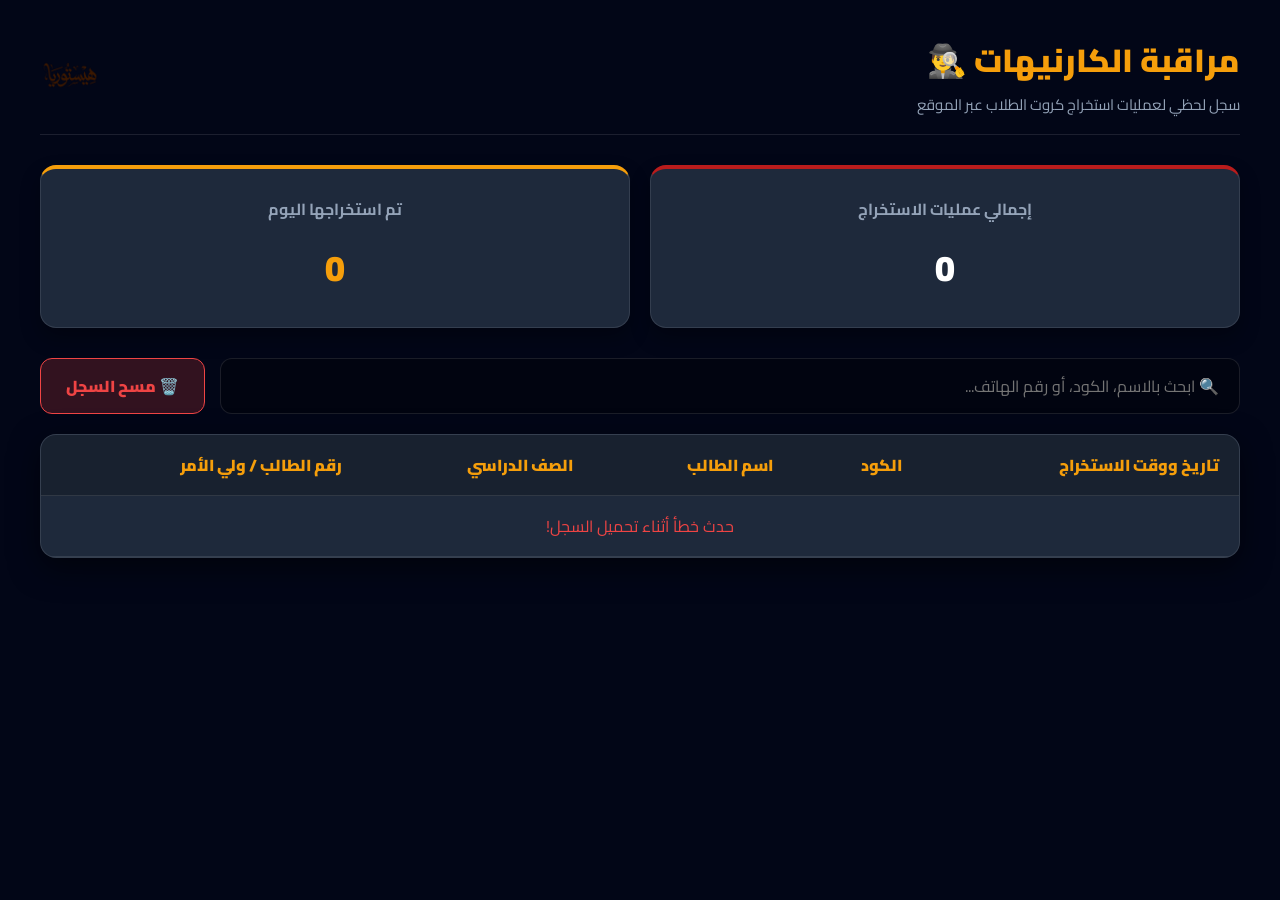
<file: track_ids.html>
<!DOCTYPE html>
<html lang="ar" dir="rtl">
<head>
    <meta charset="UTF-8">
    <meta name="viewport" content="width=device-width, initial-scale=1.0">
    <title>مراقبة استخراج الكارنيهات | هيستوريا</title>
    <link href="https://fonts.googleapis.com/css2?family=Cairo:wght@400;700;900&display=swap" rel="stylesheet">
    <style>
        :root {
            --primary: #b91c1c;
            --gold: #f59e0b;
            --dark: #0f172a;
            --card-bg: #1e293b;
            --text-main: #f8fafc;
            --text-muted: #94a3b8;
            --border: rgba(255, 255, 255, 0.1);
        }

        * { box-sizing: border-box; font-family: 'Cairo', sans-serif; margin: 0; padding: 0; }

        body {
            background-color: #020617;
            color: var(--text-main);
            padding: 30px 20px;
        }

        .header {
            display: flex; justify-content: space-between; align-items: center;
            margin-bottom: 30px; max-width: 1200px; margin-left: auto; margin-right: auto;
            border-bottom: 1px solid var(--border); padding-bottom: 15px;
        }

        .header h1 { color: var(--gold); font-weight: 900; }
        .header p { color: var(--text-muted); font-size: 15px; }

        .stats-grid {
            display: grid; grid-template-columns: repeat(auto-fit, minmax(250px, 1fr));
            gap: 20px; max-width: 1200px; margin: 0 auto 30px auto;
        }

        .stat-card {
            background: var(--card-bg); padding: 25px; border-radius: 16px;
            border: 1px solid var(--border); border-top: 4px solid var(--primary);
            text-align: center; box-shadow: 0 10px 20px rgba(0,0,0,0.3);
        }

        .stat-card h3 { color: var(--text-muted); font-size: 16px; margin-bottom: 10px; }
        .stat-card h2 { color: white; font-size: 36px; font-weight: 900; }

        .controls {
            max-width: 1200px; margin: 0 auto 20px auto; display: flex; gap: 15px; justify-content: space-between;
        }

        .search-input {
            flex: 1; padding: 12px 20px; border-radius: 12px; border: 1px solid var(--border);
            background: rgba(0,0,0,0.3); color: white; font-size: 16px; outline: none; transition: 0.3s;
        }
        .search-input:focus { border-color: var(--gold); }

        .btn {
            padding: 12px 25px; border-radius: 12px; border: none; font-weight: 900; font-size: 16px;
            cursor: pointer; transition: 0.3s;
        }
        .btn-danger { background: rgba(239, 68, 68, 0.2); color: #ef4444; border: 1px solid #ef4444; }
        .btn-danger:hover { background: #ef4444; color: white; }

        .table-container {
            max-width: 1200px; margin: 0 auto; background: var(--card-bg);
            border-radius: 16px; border: 1px solid var(--border); overflow: hidden;
            box-shadow: 0 10px 30px rgba(0,0,0,0.5);
        }

        table { width: 100%; border-collapse: collapse; text-align: right; }
        th, td { padding: 15px 20px; border-bottom: 1px solid var(--border); }
        th { background: rgba(0,0,0,0.2); color: var(--gold); font-weight: 900; }
        tr:hover td { background: rgba(255,255,255,0.02); }
        
        .badge {
            background: rgba(59, 130, 246, 0.1); color: #3b82f6; padding: 4px 10px;
            border-radius: 8px; font-size: 13px; font-weight: bold; border: 1px solid rgba(59, 130, 246, 0.3);
        }

    </style>
</head>
<body>

    <div class="header">
        <div>
            <h1>مراقبة الكارنيهات 🕵️‍♂️</h1>
            <p>سجل لحظي لعمليات استخراج كروت الطلاب عبر الموقع</p>
        </div>
        <img src="logo.png" alt="Logo" style="width: 60px; height: 60px; border-radius: 50%;">
    </div>

    <div class="stats-grid">
        <div class="stat-card">
            <h3>إجمالي عمليات الاستخراج</h3>
            <h2 id="totalCount">0</h2>
        </div>
        <div class="stat-card" style="border-top-color: var(--gold);">
            <h3>تم استخراجها اليوم</h3>
            <h2 id="todayCount" style="color: var(--gold);">0</h2>
        </div>
    </div>

    <div class="controls">
        <input type="text" id="searchInput" class="search-input" placeholder="🔍 ابحث بالاسم، الكود، أو رقم الهاتف..." onkeyup="filterTable()">
        <button class="btn btn-danger" onclick="clearLogs()">🗑️ مسح السجل</button>
    </div>

    <div class="table-container">
        <table id="logsTable">
            <thead>
                <tr>
                    <th>تاريخ ووقت الاستخراج</th>
                    <th>الكود</th>
                    <th>اسم الطالب</th>
                    <th>الصف الدراسي</th>
                    <th>رقم الطالب / ولي الأمر</th>
                </tr>
            </thead>
            <tbody id="logsBody">
                <tr><td colspan="5" style="text-align: center; color: var(--text-muted);">جاري تحميل السجل... ⏳</td></tr>
            </tbody>
        </table>
    </div>

    <script>
        const FIREBASE_LOGS_URL = "https://el-senior-system-default-rtdb.europe-west1.firebasedatabase.app/Historia_System_Master/id_logs.json";

        async function fetchLogs() {
            try {
                let res = await fetch(FIREBASE_LOGS_URL);
                let data = await res.json();
                
                let tbody = document.getElementById("logsBody");
                let totalCountEl = document.getElementById("totalCount");
                let todayCountEl = document.getElementById("todayCount");
                
                tbody.innerHTML = "";
                
                // 👈 حماية لو السجل فاضي
                if (!data || Object.keys(data).length === 0) {
                    tbody.innerHTML = `<tr><td colspan="5" style="text-align: center; color: var(--gold);">لم يقم أي طالب باستخراج الكارت حتى الآن.</td></tr>`;
                    return;
                }

                // 👈 فلترة ذكية وترتيب دقيق جداً بالتاريخ
                let logsArray = Object.keys(data)
                    .filter(key => data[key] !== null) 
                    .map(key => ({ id: key, ...data[key] }))
                    .sort((a, b) => {
                        let timeA = new Date(a.timestamp).getTime() || 0;
                        let timeB = new Date(b.timestamp).getTime() || 0;
                        return timeB - timeA;
                    });
                
                let todayCount = 0;
                let todayString = new Date().toLocaleDateString('ar-EG');

                logsArray.forEach(log => {
                    let logTime = log.timestamp;
                    let logDateObj = new Date(logTime);
                    let logDateStr = logDateObj.toLocaleDateString('ar-EG');
                    let logTimeStr = logDateObj.toLocaleTimeString('ar-EG', { hour: 'numeric', minute: 'numeric', hour12: true });

                    if (logDateStr === todayString) todayCount++;

                    tbody.innerHTML += `
                        <tr class="log-row">
                            <td style="font-size: 14px; color: var(--text-muted); direction: ltr; text-align: right;">
                                <strong style="color: var(--text-main); font-size: 15px;">${logTimeStr}</strong> <br> 
                                <span style="font-size:12px;">${logDateStr}</span>
                            </td>
                            <td><strong style="color: var(--primary); font-size: 18px; font-family: monospace;">${log.code}</strong></td>
                            <td style="font-weight: bold; font-size: 16px;">${log.name}</td>
                            <td><span class="badge">${log.level}</span></td>
                            <td style="direction: ltr; text-align: right; font-size: 14px; color: var(--text-muted);">ط: ${log.phone || 'غير مسجل'} <br> أ: ${log.parentPhone || 'غير مسجل'}</td>
                        </tr>
                    `;
                });

                totalCountEl.innerText = logsArray.length;
                todayCountEl.innerText = todayCount;

            } catch (error) {
                console.error("Error fetching logs:", error);
                document.getElementById("logsBody").innerHTML = `<tr><td colspan="5" style="text-align: center; color: #ef4444;">حدث خطأ أثناء تحميل السجل!</td></tr>`;
            }
        }


        
        function filterTable() {
            let filter = document.getElementById("searchInput").value.toLowerCase();
            let rows = document.querySelectorAll(".log-row");

            rows.forEach(row => {
                let text = row.innerText.toLowerCase();
                row.style.display = text.includes(filter) ? "" : "none";
            });
        }

        async function clearLogs() {
            if (!confirm("هل أنت متأكد من مسح جميع سجلات الاستخراج نهائياً؟")) return;
            
            let pwd = prompt("أدخل الرقم السري للإدارة لتأكيد المسح:");
            let savedPin = localStorage.getItem("adminPin") || "1234";
            
            if (pwd !== savedPin) {
                alert("الرقم السري غير صحيح!");
                return;
            }

            try {
                await fetch(FIREBASE_LOGS_URL, { method: 'DELETE' });
                alert("تم تفريغ السجل بنجاح! 🗑️");
                fetchLogs();
            } catch (e) {
                alert("حدث خطأ أثناء مسح السجل!");
            }
        }

        // تشغيل التحميل أول ما الصفحة تفتح
        window.onload = fetchLogs;
    </script>
</body>
</html>
</file>
